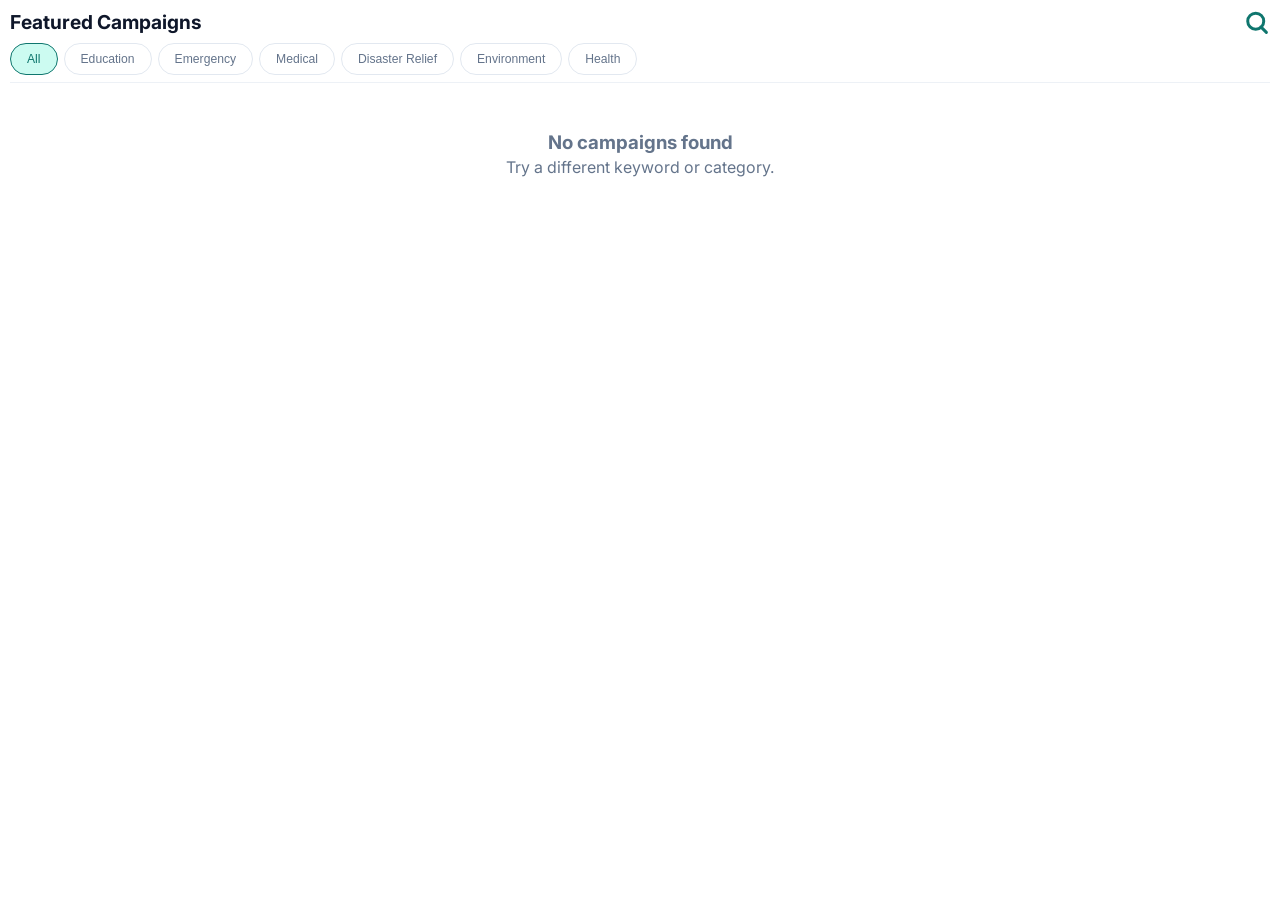
<file: index.html>
<!DOCTYPE html>
<html lang="en">
<head>
  <meta charset="UTF-8" />
  <meta name="viewport" content="width=device-width, initial-scale=1.0" />
  <title>HopeFund – Featured Campaigns</title>
  <link rel="preconnect" href="https://fonts.googleapis.com" />
  <link rel="preconnect" href="https://fonts.gstatic.com" crossorigin />
  <link href="https://fonts.googleapis.com/css2?family=Inter:wght@400;500;600;700&display=swap" rel="stylesheet" />
  <style>
    :root {
      --primary: #0f766e;
      --primary-dark: #0d9488;
      --primary-light: #ccfbf1;
      --text: #0f172a;
      --text-muted: #64748b;
      --border: #e2e8f0;
      --radius: 10px;
    }

    * { margin: 0; padding: 0; box-sizing: border-box; }

    html, body {
      scrollbar-width: none;
      -ms-overflow-style: none;
    }
    
    html::-webkit-scrollbar,
    body::-webkit-scrollbar {
      display: none;
    }

    body {
      font-family: 'Inter', -apple-system, BlinkMacSystemFont, sans-serif;
      background: #ffffff;
      color: var(--text);
      line-height: 1.45;
      -webkit-font-smoothing: antialiased;
    }

    main {
      width: 100%;
      padding: 0 10px 20px;
    }

    .sticky-top {
      position: sticky;
      top: 0;
      background: #ffffff;
      z-index: 100;
      padding-top: 10px;
      padding-bottom: 2px;
      border-bottom: 1px solid rgba(226, 232, 240, 0.6);
    }

    .header-row {
      display: flex;
      align-items: center;
      justify-content: space-between;
      gap: 10px;
      margin-bottom: 0;
    }

    .header-title {
      font-size: 1.2rem;
      font-weight: 700;
      line-height: 1.2;
      white-space: nowrap;
    }

    .header-title.hidden { display: none; }

    .search-container {
      display: flex;
      align-items: center;
      flex: 1;
      justify-content: flex-end;
      width: 100%;
    }

    .search-icon-btn {
      background: none;
      border: none;
      padding: 0;
      margin: 0;
      cursor: pointer;
      color: var(--primary);
      display: flex;
      align-items: center;
      justify-content: center;
      line-height: 1;
    }

    .search-icon-btn svg {
      width: 1.6rem;
      height: 1.6rem;
    }

    .search-icon-btn:hover { color: var(--primary-dark); }

    .search-expanded {
      display: none;
      width: 100%;
      position: relative;
    }

    .search-expanded.active { display: block; }

    .search-input {
      width: 100%;
      padding: 8px 34px 8px 12px;
      border: 1.5px solid var(--border);
      border-radius: 8px;
      font-size: 0.875rem;
      font-family: inherit;
      outline: none;
    }

    .search-input:focus {
      border-color: var(--primary);
      box-shadow: 0 0 0 2px rgb(15 118 110 / 0.12);
    }

    .search-close {
      position: absolute;
      right: 8px;
      top: 50%;
      transform: translateY(-50%);
      width: 20px;
      height: 20px;
      border: none;
      background: #e2e8f0;
      border-radius: 50%;
      color: #64748b;
      font-size: 13px;
      cursor: pointer;
      display: flex;
      align-items: center;
      justify-content: center;
    }

    .search-meta {
      font-size: 0.72rem;
      color: var(--text-muted);
      padding: 2px 2px 0px;
      min-height: 0px;
    }

    .filters-wrapper {
      width: 100%;
      overflow: hidden;
      margin: 1px 0 1px 0;
      padding: 4px 0;
    }

    .filters {
      display: flex;
      gap: 6px;
      overflow-x: auto;
      white-space: nowrap;
      scrollbar-width: none;
    }

    .filters::-webkit-scrollbar { display: none; }

    .filter-btn {
      flex-shrink: 0;
      padding: 8px 16px;
      border-radius: 999px;
      border: 1px solid var(--border);
      background: #fff;
      color: var(--text-muted);
      font-size: 0.76rem;
      font-weight: 500;
      cursor: pointer;
      transition: all 0.2s ease;
    }

    .filter-btn:hover,
    .filter-btn.active {
      background: var(--primary-light);
      border-color: var(--primary);
      color: var(--primary);
    }

    .campaigns-grid {
      display: grid;
      grid-template-columns: repeat(auto-fill, minmax(250px, 1fr));
      gap: 12px;
      padding-top: 10px;
    }

    .campaign-card {
      background: #fff;
      border-radius: var(--radius);
      overflow: hidden;
      border: 1px solid var(--border);
      box-shadow: 0 1px 3px rgb(0 0 0 / 0.05);
      display: flex;
      flex-direction: column;
      cursor: pointer;
      transition: transform 0.15s ease, box-shadow 0.15s ease;
    }

    .campaign-card:hover {
      transform: translateY(-2px);
      box-shadow: 0 4px 8px rgb(0 0 0 / 0.08);
    }

    .campaign-card.ended { opacity: 0.88; }

    .campaign-image {
      position: relative;
      width: 100%;
      aspect-ratio: 16 / 9;
      background: #e2e8f0;
      overflow: hidden;
    }

    .campaign-image img {
      width: 100%;
      height: 100%;
      object-fit: cover;
      display: block;
    }

    .badge {
      position: absolute;
      top: 8px;
      left: 8px;
      background: rgba(255,255,255,0.96);
      padding: 3px 9px;
      border-radius: 999px;
      font-size: 0.68rem;
      font-weight: 600;
      color: var(--primary);
      z-index: 2;
      box-shadow: 0 1px 2px rgb(0 0 0 / 0.08);
    }

    .urgent-badge { background: #fef2f2; color: #dc2626; }
    .ended-badge { background: #f1f5f9; color: #64748b; }
    .funded-badge { background: #ecfdf5; color: #059669; }

    .campaign-body {
      padding: 11px;
      display: flex;
      flex-direction: column;
      flex: 1;
    }

    .campaign-title {
      font-size: 0.92rem;
      font-weight: 650;
      margin-bottom: 4px;
      line-height: 1.3;
      display: -webkit-box;
      -webkit-line-clamp: 2;
      -webkit-box-orient: vertical;
      overflow: hidden;
    }

    .campaign-desc {
      color: var(--text-muted);
      font-size: 0.76rem;
      margin-bottom: 9px;
      display: -webkit-box;
      -webkit-line-clamp: 2;
      -webkit-box-orient: vertical;
      overflow: hidden;
      flex: 1;
    }

    mark.highlight {
      background-color: var(--primary-light);
      color: var(--primary);
      font-weight: 600;
      padding: 0 2px;
      border-radius: 3px;
    }

    .progress-section { margin-bottom: 9px; }

    .progress-info {
      display: flex;
      justify-content: space-between;
      margin-bottom: 4px;
      font-size: 0.73rem;
    }

    .raised { font-weight: 600; }
    .goal { color: var(--text-muted); }

    .progress-bar {
      height: 5px;
      background: #e2e8f0;
      border-radius: 999px;
      overflow: hidden;
    }

    .progress-fill {
      height: 100%;
      background: linear-gradient(90deg, var(--primary), #14b8a6);
      border-radius: 999px;
    }

    .progress-fill.complete,
    .progress-fill.near-goal {
      background: linear-gradient(90deg, #059669, #10b981);
    }

    .campaign-meta {
      display: flex;
      justify-content: space-between;
      align-items: center;
      margin-bottom: 9px;
      font-size: 0.71rem;
      color: var(--text-muted);
    }

    .meta-item {
      display: flex;
      align-items: center;
      gap: 3px;
    }

    .meta-item.ended-text { color: #94a3b8; font-weight: 500; }

    .meta-item svg {
      width: 12px;
      height: 12px;
      opacity: 0.7;
    }

    /* Donate button with increased padding */
    .donate-btn {
      width: 100%;
      padding: 10px 16px; /* Increased padding */
      background: var(--primary);
      color: #fff;
      border: none;
      border-radius: 7px;
      font-weight: 600;
      font-size: 0.84rem;
      cursor: pointer;
      transition: background 0.2s ease;
    }

    .donate-btn:hover { background: var(--primary-dark); }
    .donate-btn:disabled {
      background: #94a3b8;
      cursor: not-allowed;
    }

    .no-results {
      grid-column: 1 / -1;
      text-align: center;
      padding: 36px 12px;
      color: var(--text-muted);
    }

    @media (max-width: 600px) {
      main { padding: 0 8px 16px; }
      .campaigns-grid { grid-template-columns: 1fr; gap: 10px; }
    }
  </style>
</head>
<body>

  <main>
    <header class="sticky-top">
      <div class="header-row">
        <h2 class="header-title" id="headerTitle">Featured Campaigns</h2>

        <div class="search-container">
          <button class="search-icon-btn" id="searchIconBtn" type="button" title="Search">
            <svg fill="none" stroke="currentColor" viewBox="0 0 24 24">
              <path stroke-linecap="round" stroke-linejoin="round" stroke-width="2.8" d="M21 21l-5.2-5.2m2.7-5.3a7.5 7.5 0 11-15 0 7.5 7.5 0 0115 0z"/>
            </svg>
          </button>

          <div class="search-expanded" id="searchExpanded">
            <input type="text" class="search-input" id="searchInput" placeholder="Search campaigns..." autocomplete="off" />
            <button class="search-close" id="searchClose" type="button">×</button>
          </div>
        </div>
      </div>

      <div class="search-meta" id="searchMeta"></div>

      <div class="filters-wrapper">
        <div class="filters">
          <button class="filter-btn active" data-category="all">All</button>
          <button class="filter-btn" data-category="education">Education</button>
          <button class="filter-btn" data-category="emergency">Emergency</button>
          <button class="filter-btn" data-category="medical">Medical</button>
          <button class="filter-btn" data-category="disaster">Disaster Relief</button>
          <button class="filter-btn" data-category="environment">Environment</button>
          <button class="filter-btn" data-category="health">Health</button>
        </div>
      </div>
    </header>

    <div class="campaigns-grid" id="campaignsGrid"></div>
  </main>

  <script>
    const campaigns = [
      {
        id: "hustler", category: "education",
        title: "Build a School for 200 Children in Rural Nepal",
        desc: "Help us construct safe classrooms, provide desks, and bring quality education to remote mountain villages.",
        image: "https://images.unsplash.com/photo-1509062522246-3755977927d7?auto=format&fit=crop&w=600&q=80",
        raised: 28450, goal: 45000, endDate: "2026-09-20", goalMetDate: null, donors: 342, urgent: false
      },
      {
        id: "explore", category: "emergency",
        title: "Emergency Heart Surgery for 8-Year-Old Aisha",
        desc: "Aisha needs safe, life-saving surgery within weeks. Your donation covers hospital costs and post-op care.",
        image: "https://images.unsplash.com/photo-1584515979956-d9f6e5d09982?auto=format&fit=crop&w=600&q=80",
        raised: 41200, goal: 52000, endDate: "2026-09-08", goalMetDate: null, donors: 891, urgent: true
      },
      {
        id: "creator", category: "environment",
        title: "Plant 50,000 Trees in the Amazon Rainforest",
        desc: "Restore degraded land and protect biodiversity by supporting local indigenous communities planting native species.",
        image: "https://images.unsplash.com/photo-1542601906990-b4d3fb778b09?auto=format&fit=crop&w=600&q=80",
        raised: 42000, goal: 35000, endDate: "2026-10-05", goalMetDate: "2026-09-02", donors: 612, urgent: false
      },
      {
        id: "flood-relief", category: "disaster",
        title: "Flood Relief & Shelter for 1,200 Families",
        desc: "Provide emergency food, clean water, and safe temporary housing after catastrophic flooding in the region.",
        image: "https://images.unsplash.com/photo-1547683905-f686c993aae5?auto=format&fit=crop&w=600&q=80",
        raised: 67900, goal: 80000, endDate: "2026-09-15", goalMetDate: null, donors: 1204, urgent: true
      },
      {
        id: "stem-girls", category: "education",
        title: "Scholarships for 100 Girls in STEM Programs",
        desc: "Empower young women with access to quality STEM education, mentorship, and career opportunities.",
        image: "https://images.unsplash.com/photo-1523240795612-9a054b0db644?auto=format&fit=crop&w=600&q=80",
        raised: 12350, goal: 25000, endDate: "2026-10-15", goalMetDate: null, donors: 276, urgent: false
      },
      {
        id: "clean-water", category: "health",
        title: "Clean Water Wells for 15 Villages in Kenya",
        desc: "Install sustainable water wells and train local teams so communities have safe drinking water year-round.",
        image: "https://images.unsplash.com/photo-1541888946425-d0fbb186a5b3?auto=format&fit=crop&w=600&q=80",
        raised: 33100, goal: 40000, endDate: "2026-09-12", goalMetDate: null, donors: 648, urgent: false
      },
      {
        id: "cancer-fund", category: "medical",
        title: "Cancer Treatment Fund for Single Mother of Three",
        desc: "Support Maria’s chemotherapy and recovery so she can return home safely to her children cancer-free.",
        image: "https://images.unsplash.com/photo-1516549655169-df83a0774514?auto=format&fit=crop&w=600&q=80",
        raised: 18500, goal: 30000, endDate: "2026-09-28", goalMetDate: null, donors: 412, urgent: false
      },
      {
        id: "earthquake-aid", category: "emergency",
        title: "Earthquake Recovery Kits for 800 Households",
        desc: "Deliver essential supplies, temporary safe shelters, and medical aid to families affected by the recent quake.",
        image: "https://images.unsplash.com/photo-1469571486292-0ba58a3f068b?auto=format&fit=crop&w=600&q=80",
        raised: 22400, goal: 50000, endDate: "2026-09-18", goalMetDate: null, donors: 389, urgent: true
      }
    ];

    let currentCategory = "all";
    let currentSearch = "";

    /* SPA Router method using HTML5 History API */
    function navigateTo(path) {
      window.history.pushState({}, "", path);
      console.log("SPA Route updated to:", window.location.pathname);
    }

    function getCampaignStatus(c) {
      const now = new Date();
      const end = new Date(c.endDate + "T23:59:59");
      const isGoalReached = c.raised >= c.goal;

      if (isGoalReached && c.goalMetDate) {
        const metDate = new Date(c.goalMetDate + "T00:00:00");
        const daysSinceGoalMet = Math.floor((now - metDate) / (1000 * 60 * 60 * 24));
        if (daysSinceGoalMet > 7) {
          return { show: false };
        }
      }

      const daysPassed = Math.floor((now - end) / (1000 * 60 * 60 * 24));

      if (daysPassed < 0) {
        const daysLeft = Math.ceil((end - now) / (1000 * 60 * 60 * 24));
        return {
          show: true,
          isEnded: false,
          isGoalReached: isGoalReached,
          daysLeft: daysLeft,
          text: daysLeft + (daysLeft === 1 ? " day left" : " days left")
        };
      }

      if (daysPassed <= 7) {
        let text = "Ended today";
        if (daysPassed === 1) text = "Ended 1 day ago";
        else if (daysPassed > 1) text = "Ended " + daysPassed + " days ago";
        return { show: true, isEnded: true, isGoalReached: isGoalReached, daysLeft: 0, text: text };
      }

      return { show: false };
    }

    function calculateScore(c, status) {
      let score = 0;

      if (c.urgent || c.category === "emergency") {
        score += 1000;
      }

      const pct = (c.raised / c.goal) * 100;

      if (status.isGoalReached) {
        score += 150; 
      } else {
        score += pct * 2; 
      }

      score += c.donors * 0.1;

      if (status.isEnded) {
        score -= 500;
      }

      return score;
    }

    function formatMoney(n) {
      return "$" + n.toLocaleString();
    }

    function highlightText(text, query) {
      if (!query) return text;
      const escapedQuery = query.replace(/[.*+?^${}()|[\]\\]/g, '\\$&');
      const regex = new RegExp(`(${escapedQuery})`, 'gi');
      return text.replace(regex, '<mark class="highlight">$1</mark>');
    }

    function getList() {
      return campaigns
        .map(c => {
          const status = getCampaignStatus(c);
          return { data: c, status, score: status.show ? calculateScore(c, status) : -9999 };
        })
        .filter(item => {
          if (!item.status.show) return false;
          const c = item.data;
          const matchCat = currentCategory === "all" || c.category === currentCategory;
          const q = currentSearch.toLowerCase().trim();
          const matchSearch = !q ||
            c.title.toLowerCase().includes(q) ||
            c.desc.toLowerCase().includes(q) ||
            c.category.toLowerCase().includes(q);
          return matchCat && matchSearch;
        })
        .sort((a, b) => b.score - a.score);
    }

    function render() {
      const grid = document.getElementById("campaignsGrid");
      const meta = document.getElementById("searchMeta");
      const list = getList();
      const q = currentSearch.trim();

      meta.textContent = q
        ? (list.length === 0 ? "No campaigns found" : list.length + " found")
        : "";

      if (list.length === 0) {
        grid.innerHTML = '<div class="no-results"><h3>No campaigns found</h3><p>Try a different keyword or category.</p></div>';
        return;
      }

      let html = "";
      list.forEach(item => {
        const c = item.data;
        const status = item.status;
        const pct = Math.min(100, Math.round((c.raised / c.goal) * 100));
        const isComplete = c.raised >= c.goal;
        const near = pct >= 75;

        let badgeClass = "badge";
        let badgeText = c.category.charAt(0).toUpperCase() + c.category.slice(1);

        if (c.urgent || c.category === "emergency") {
          badgeClass = "badge urgent-badge";
          badgeText = "Urgent";
        } else if (isComplete) {
          badgeClass = "badge funded-badge";
          badgeText = "Goal Reached";
        } else if (status.isEnded) {
          badgeClass = "badge ended-badge";
          badgeText = "Ended";
        }

        const cardClass = status.isEnded ? "campaign-card ended" : "campaign-card";
        const metaClass = status.isEnded ? "meta-item ended-text" : "meta-item";
        const fillClass = isComplete ? "progress-fill complete" : (near ? "progress-fill near-goal" : "progress-fill");
        const btnDisabled = status.isEnded;
        const btnText = status.isEnded ? "Campaign Ended" : "Donate Now";

        const fallback = "https://via.placeholder.com/600x340/0f766e/ffffff?text=" + encodeURIComponent(c.category);

        const highlightedTitle = highlightText(c.title, q);
        const highlightedDesc = highlightText(c.desc, q);

        html += `
          <article class="${cardClass}" data-id="${c.id}">
            <div class="campaign-image">
              <img src="${c.image}" alt="${c.title}" loading="lazy"
                   onerror="this.onerror=null; this.src='${fallback}';" />
              <span class="${badgeClass}">${badgeText}</span>
            </div>
            <div class="campaign-body">
              <h3 class="campaign-title">${highlightedTitle}</h3>
              <p class="campaign-desc">${highlightedDesc}</p>
              <div class="progress-section">
                <div class="progress-info">
                  <span class="raised">${formatMoney(c.raised)} raised</span>
                  <span class="goal">of ${formatMoney(c.goal)}</span>
                </div>
                <div class="progress-bar">
                  <div class="${fillClass}" style="width: ${pct}%"></div>
                </div>
              </div>
              <div class="campaign-meta">
                <div class="${metaClass}">
                  <svg fill="none" stroke="currentColor" viewBox="0 0 24 24"><path stroke-linecap="round" stroke-linejoin="round" stroke-width="2" d="M12 8v4l3 3m6-3a9 9 0 11-18 0 9 9 0 0118 0z"/></svg>
                  ${status.text}
                </div>
                <div class="meta-item">
                  <svg fill="none" stroke="currentColor" viewBox="0 0 24 24"><path stroke-linecap="round" stroke-linejoin="round" stroke-width="2" d="M17 20h5v-2a3 3 0 00-5.356-1.857M17 20H7m10 0v-2c0-.656-.126-1.283-.356-1.857M7 20H2v-2a3 3 0 015.356-1.857M7 20v-2c0-.656.126-1.283.356-1.857m0 0a5.002 5.002 0 019.288 0M15 7a3 3 0 11-6 0 3 3 0 016 0z"/></svg>
                  ${c.donors.toLocaleString()} donors
                </div>
              </div>
              <button class="donate-btn" type="button" ${btnDisabled ? "disabled" : ""}>${btnText}</button>
            </div>
          </article>`;
      });

      grid.innerHTML = html;

      /* Client-side SPA routing delegation */
      grid.querySelectorAll(".campaign-card").forEach(card => {
        card.addEventListener("click", function(e) {
          const campaignId = this.getAttribute("data-id");

          // Clicking donate button pushes donate path to history without full reload
          if (e.target.classList.contains("donate-btn")) {
            e.stopPropagation();
            navigateTo(`/donate/${campaignId}`);
            return;
          }

          // Clicking the card body pushes direct fundraiser path to history
          navigateTo(`/${campaignId}`);
        });
      });
    }

    const searchIconBtn = document.getElementById("searchIconBtn");
    const searchExpanded = document.getElementById("searchExpanded");
    const searchInput = document.getElementById("searchInput");
    const searchClose = document.getElementById("searchClose");
    const headerTitle = document.getElementById("headerTitle");

    function closeSearch() {
      searchExpanded.classList.remove("active");
      searchIconBtn.style.display = "flex";
      headerTitle.classList.remove("hidden");
      searchInput.value = "";
      currentSearch = "";
    }

    searchIconBtn.addEventListener("click", () => {
      searchIconBtn.style.display = "none";
      searchExpanded.classList.add("active");
      headerTitle.classList.add("hidden");
      searchInput.focus();
    });

    searchClose.addEventListener("click", () => {
      closeSearch();
      render();
    });

    searchInput.addEventListener("input", function() {
      currentSearch = this.value;
      render();
    });

    document.querySelectorAll(".filter-btn").forEach(btn => {
      btn.addEventListener("click", function() {
        document.querySelectorAll(".filter-btn").forEach(b => b.classList.remove("active"));
        this.classList.add("active");
        currentCategory = this.getAttribute("data-category");

        if (searchExpanded.classList.contains("active") || currentSearch) {
          closeSearch();
        }

        render();
      });
    });

    render();
  </script>
</body>
</html>
</file>
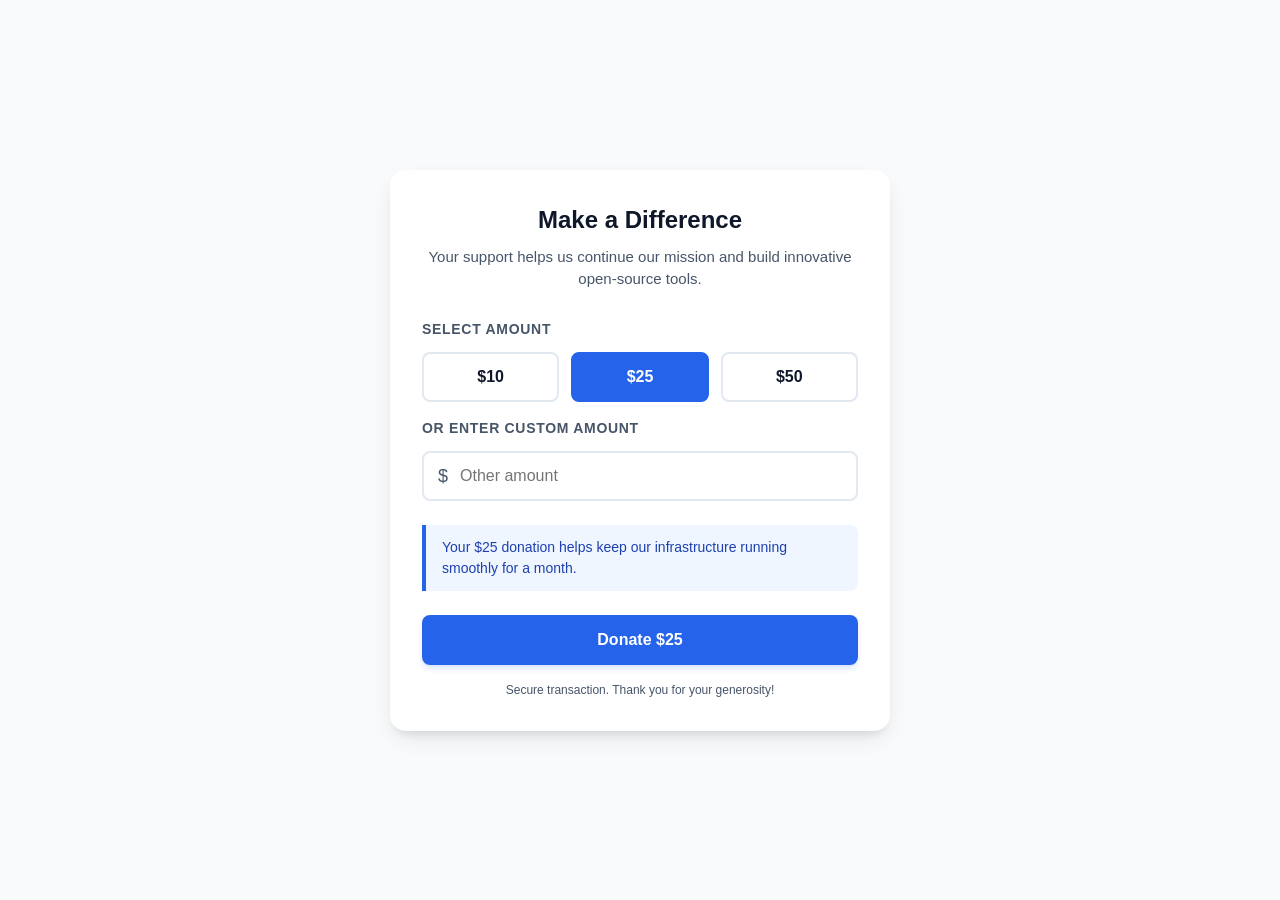
<file: donation.html>
<!DOCTYPE html>
<html lang="en">
<head>
    <meta charset="UTF-8">
    <meta name="viewport" content="width=device-width, initial-scale=1.0">
    <title>Support Our Cause | Donate</title>
    <style>
        :root {
            --primary-color: #2563eb;
            --primary-hover: #1d4ed8;
            --bg-color: #f8fafc;
            --card-bg: #ffffff;
            --text-main: #0f172a;
            --text-muted: #475569;
            --border-color: #e2e8f0;
        }

        * {
            box-sizing: border-box;
            margin: 0;
            padding: 0;
            font-family: -apple-system, BlinkMacSystemFont, "Segoe UI", Roboto, Helvetica, Arial, sans-serif;
        }

        body {
            background-color: var(--bg-color);
            color: var(--text-main);
            line-height: 1.5;
            display: flex;
            justify-content: center;
            align-items: center;
            min-height: 100vh;
            padding: 20px;
        }

        .donation-container {
            background: var(--card-bg);
            max-width: 500px;
            width: 100%;
            border-radius: 16px;
            box-shadow: 0 10px 25px -5px rgba(0, 0, 0, 0.1), 0 8px 10px -6px rgba(0, 0, 0, 0.1);
            padding: 32px;
        }

        .header {
            text-align: center;
            margin-bottom: 28px;
        }

        .header h1 {
            font-size: 24px;
            font-weight: 700;
            color: var(--text-main);
            margin-bottom: 8px;
        }

        .header p {
            color: var(--text-muted);
            font-size: 15px;
        }

        .section-title {
            font-size: 14px;
            text-transform: uppercase;
            letter-spacing: 0.05em;
            color: var(--text-muted);
            margin-bottom: 12px;
            font-weight: 600;
        }

        /* Donation Grid */
        .amount-grid {
            display: grid;
            grid-template-columns: repeat(3, 1fr);
            gap: 12px;
            margin-bottom: 16px;
        }

        .amount-btn {
            background: transparent;
            border: 2px solid var(--border-color);
            border-radius: 8px;
            padding: 14px;
            font-size: 16px;
            font-weight: 600;
            color: var(--text-main);
            cursor: pointer;
            transition: all 0.2s ease;
        }

        .amount-btn:hover {
            border-color: var(--primary-color);
            color: var(--primary-color);
        }

        .amount-btn.active {
            background: var(--primary-color);
            border-color: var(--primary-color);
            color: white;
        }

        /* Custom Amount Input */
        .custom-amount-wrapper {
            position: relative;
            margin-bottom: 24px;
        }

        .currency-symbol {
            position: absolute;
            left: 16px;
            top: 50%;
            transform: translateY(-50%);
            color: var(--text-muted);
            font-weight: 500;
            font-size: 18px;
        }

        .custom-input {
            width: 100%;
            padding: 14px 16px 14px 36px;
            border: 2px solid var(--border-color);
            border-radius: 8px;
            font-size: 16px;
            outline: none;
            transition: border-color 0.2s ease;
        }

        .custom-input:focus {
            border-color: var(--primary-color);
        }

        /* Info Impact Message */
        .impact-box {
            background-color: #eff6ff;
            border-left: 4px solid var(--primary-color);
            padding: 12px 16px;
            border-radius: 0 8px 8px 0;
            font-size: 14px;
            color: #1e40af;
            margin-bottom: 24px;
        }

        /* Submit Button */
        .submit-btn {
            width: 100%;
            background: var(--primary-color);
            color: white;
            border: none;
            border-radius: 8px;
            padding: 16px;
            font-size: 16px;
            font-weight: 600;
            cursor: pointer;
            transition: background var(--20s) ease;
            box-shadow: 0 4px 6px -1px rgba(37, 99, 235, 0.2);
        }

        .submit-btn:hover {
            background: var(--primary-hover);
        }

        .footer-note {
            text-align: center;
            font-size: 12px;
            color: var(--text-muted);
            margin-top: 16px;
        }
    </style>
</head>
<body>

    <div class="donation-container">
        <div class="header">
            <h1>Make a Difference</h1>
            <p>Your support helps us continue our mission and build innovative open-source tools.</p>
        </div>

        <form id="donationForm" onsubmit="handleDonation(event)">
            
            <div class="section-title">Select Amount</div>
            <div class="amount-grid">
                <button type="button" class="amount-btn" onclick="selectAmount(10, this)">$10</button>
                <button type="button" class="amount-btn active" onclick="selectAmount(25, this)">$25</button>
                <button type="button" class="amount-btn" onclick="selectAmount(50, this)">$50</button>
            </div>

            <div class="section-title">Or Enter Custom Amount</div>
            <div class="custom-amount-wrapper">
                <span class="currency-symbol">$</span>
                <input type="number" id="customAmount" class="custom-input" placeholder="Other amount" min="1" step="any" oninput="handleCustomInput(this)">
            </div>

            <div class="impact-box" id="impactMessage">
                Your $25 donation helps keep our infrastructure running smoothly for a month.
            </div>

            <button type="submit" class="submit-btn" id="submitBtn">Donate $25</button>
            
            <div class="footer-note">
                Secure transaction. Thank you for your generosity!
            </div>
        </form>
    </div>

    <script>
        let selectedAmount = 25;

        // Configuration for impact tiers
        const impactTiers = {
            10: "Your $10 donation covers basic server resource maintenance.",
            25: "Your $25 donation helps keep our infrastructure running smoothly for a month.",
            50: "Your $50 donation helps fund new feature development and open tools."
        };

        function selectAmount(amount, element) {
            selectedAmount = amount;
            
            // Reset active classes
            document.querySelectorAll('.amount-btn').forEach(btn => btn.classList.remove('active'));
            
            // Set active class to clicked button
            element.classList.add('active');
            
            // Clear custom input field
            document.getElementById('customAmount').value = '';
            
            // Update UI
            updateUI(amount);
        }

        function handleCustomInput(input) {
            const val = parseFloat(input.value);
            
            // Remove active classes from presets
            document.querySelectorAll('.amount-btn').forEach(btn => btn.classList.remove('active'));
            
            if (val && val > 0) {
                selectedAmount = val;
                updateUI(val);
            } else {
                selectedAmount = 0;
                updateUI(0);
            }
        }

        function updateUI(amount) {
            const submitBtn = document.getElementById('submitBtn');
            const impactBox = document.getElementById('impactMessage');
            
            if (amount > 0) {
                submitBtn.disabled = false;
                submitBtn.innerText = `Donate $${amount}`;
                
                // Dynamically update impact message based on custom or preset values
                if (impactTiers[amount]) {
                    impactBox.innerText = impactTiers[amount];
                } else {
                    impactBox.innerText = `Your custom donation of $${amount} directly backs our core developer initiatives.`;
                }
            } else {
                submitBtn.disabled = true;
                submitBtn.innerText = 'Enter an Amount';
                impactBox.innerText = 'Please select or enter an amount to see its impact.';
            }
        }

        function handleDonation(e) {
            e.preventDefault();
            if (selectedAmount <= 0) return;

            // Log or execute payment gateways here
            alert(`Proceeding to gateway with choice: $${selectedAmount}`);
            
            /* 
               Example integration hooks:
               ------------------------------------------
               1. Redirecting to custom billing api endpoint:
                  window.location.href = `/api/checkout?amount=${selectedAmount}`;
                  
               2. Directing to a crypto wallet payment flow or API payload.
            */
        }
    </script>
</body>
</html>
</file>
